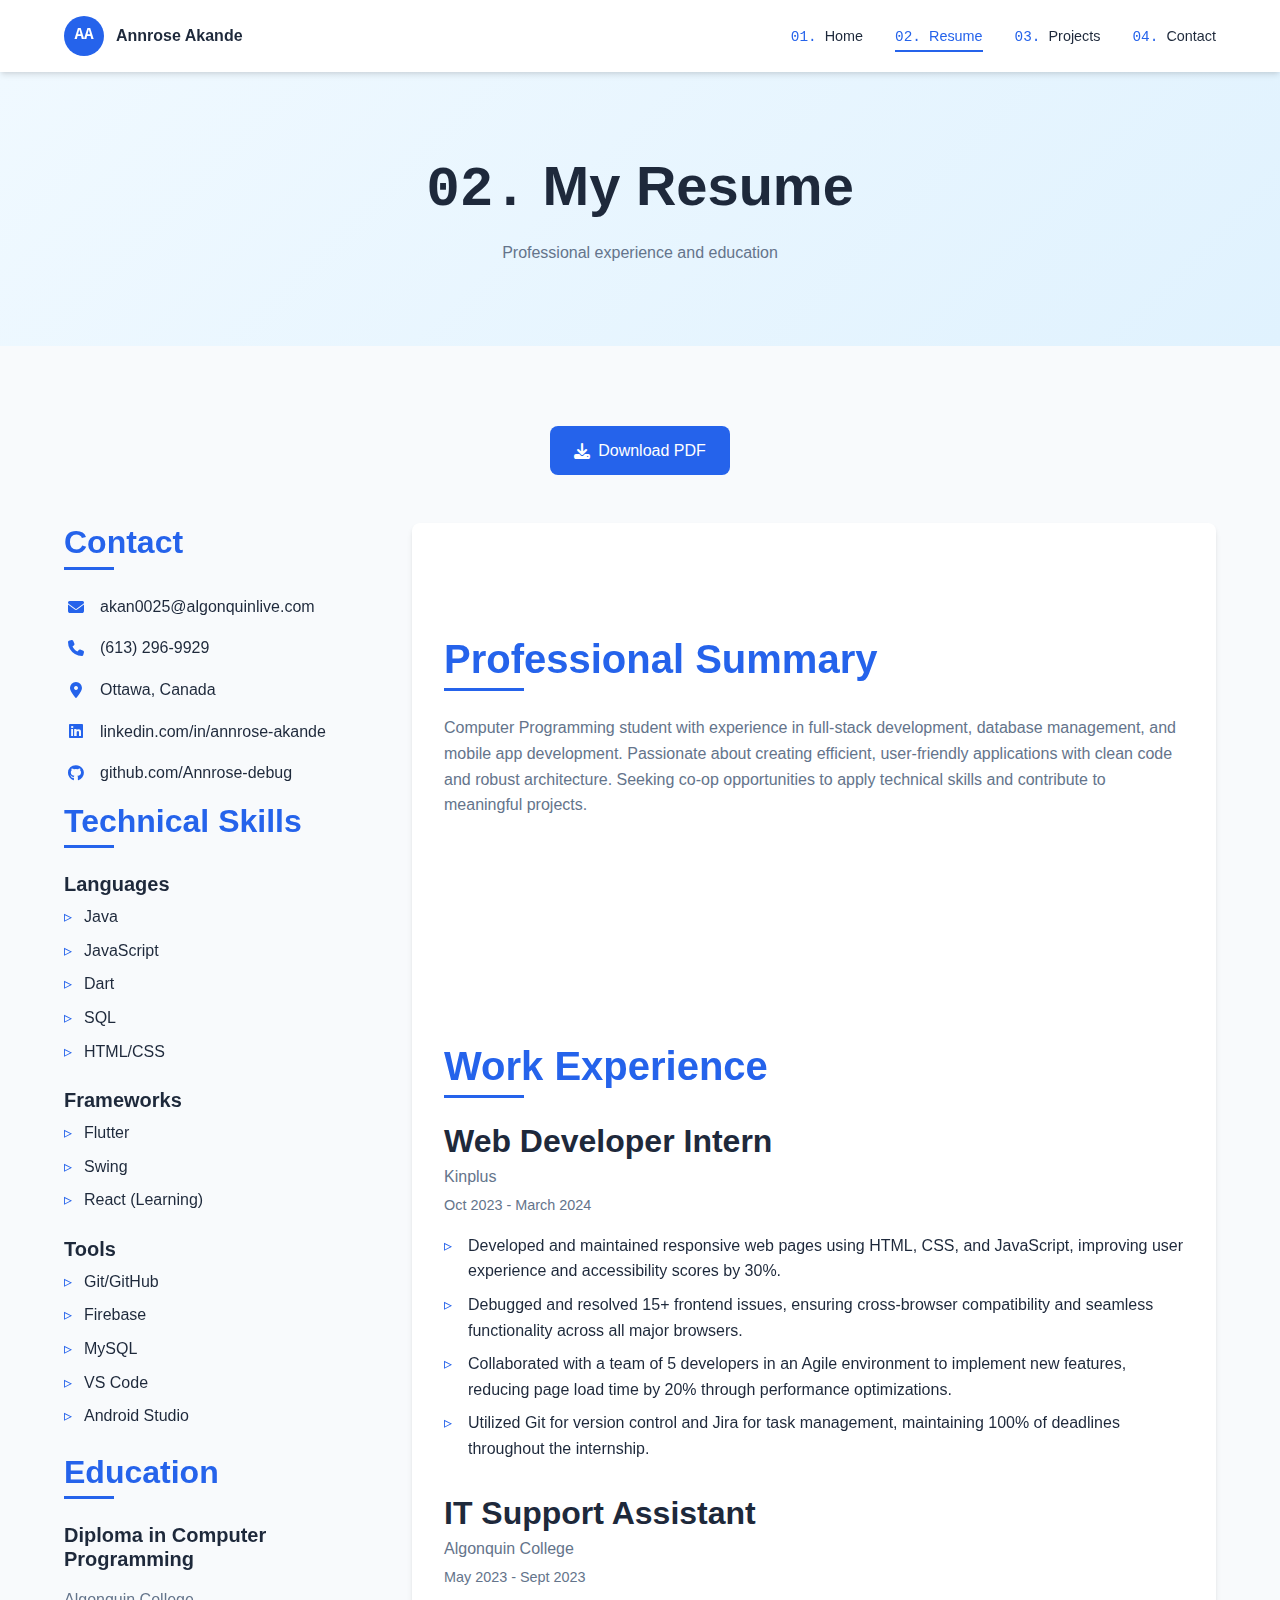
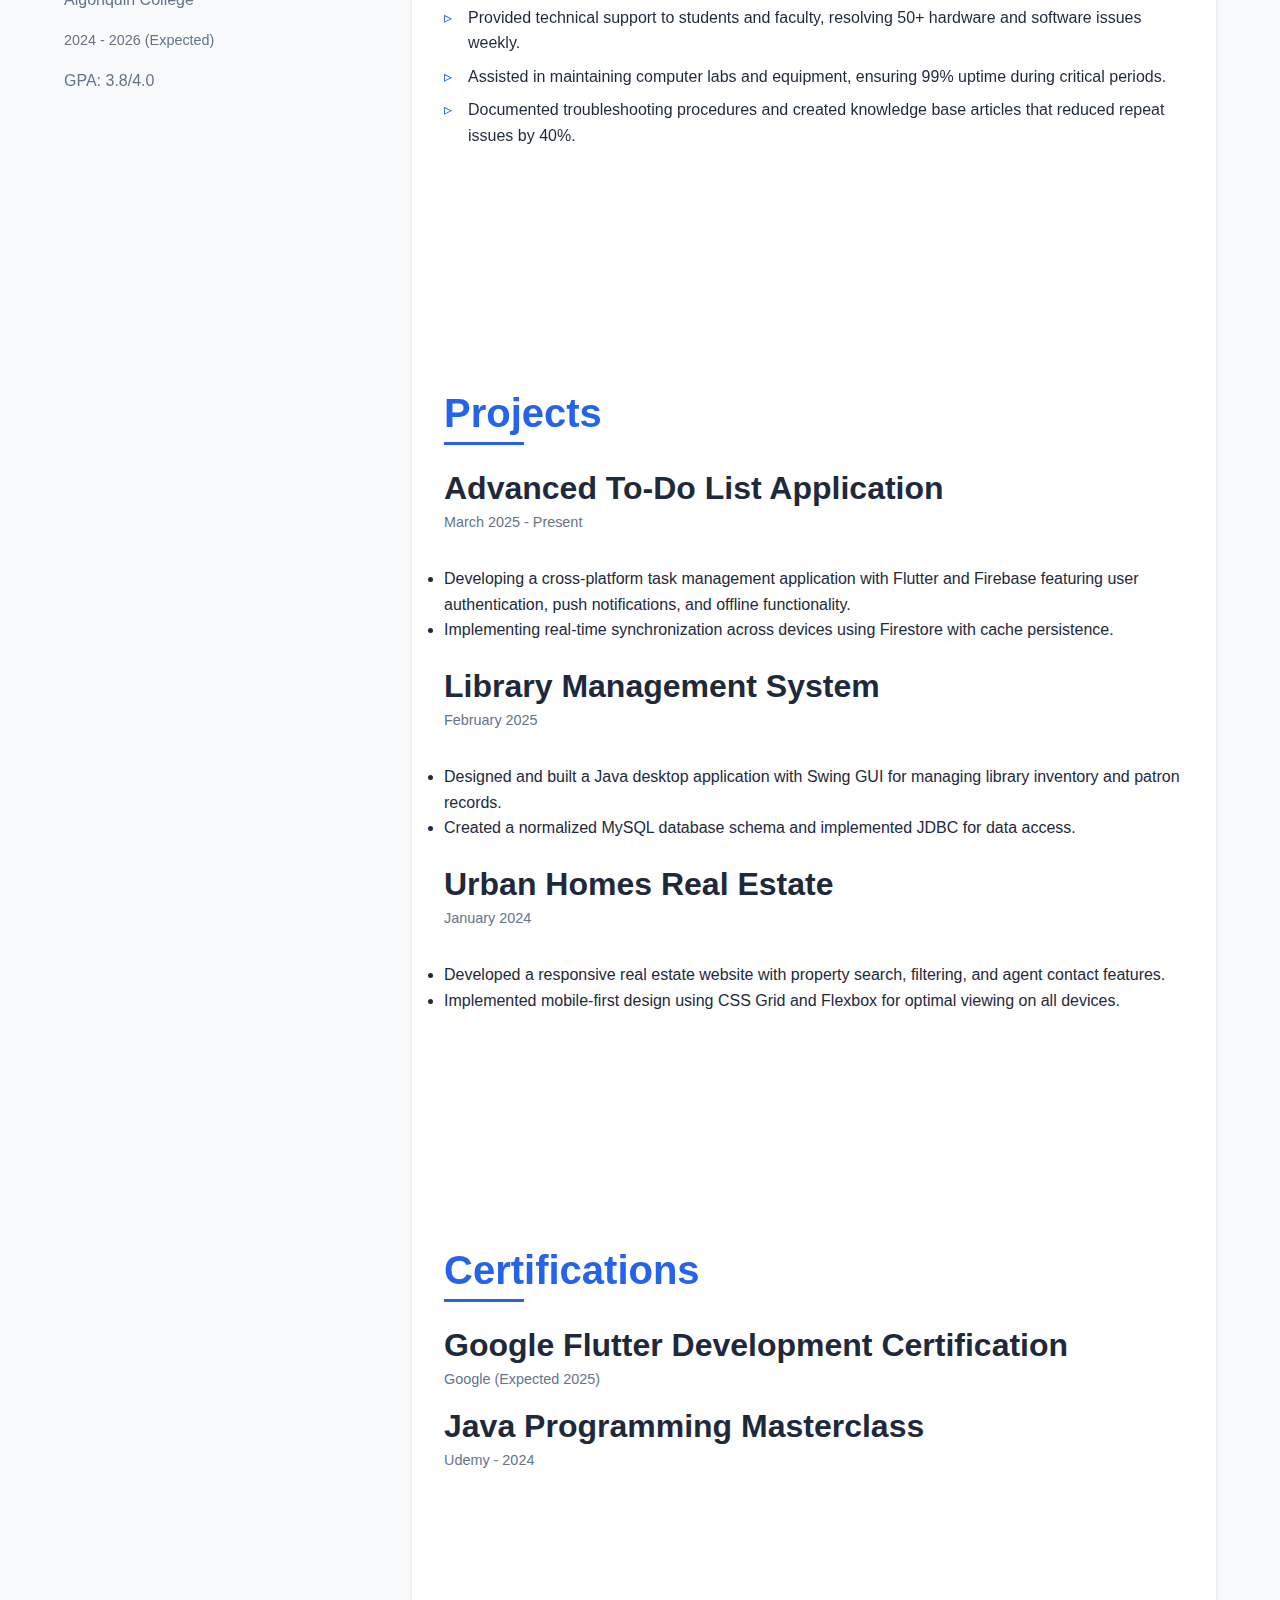
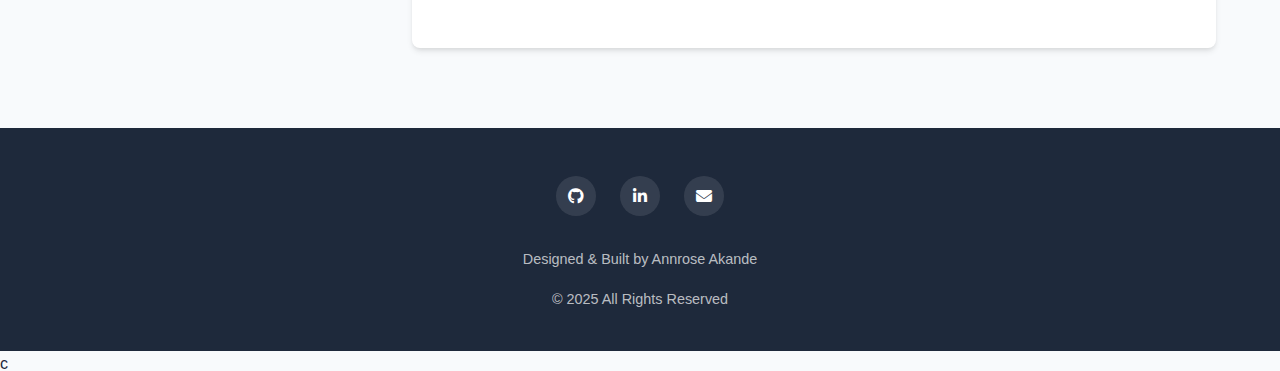
<file: resume.html>
<!DOCTYPE html>
<html lang="en">
<head>
    <meta charset="UTF-8">
    <meta name="viewport" content="width=device-width, initial-scale=1.0">
    <title>Resume | Annrose Akande</title>
    <link rel="stylesheet" href="styles.css">
    <link rel="stylesheet" href="https://cdnjs.cloudflare.com/ajax/libs/font-awesome/6.5.1/css/all.min.css">
</head>
<body>
    <header class="header">
        <div class="container">
            <div class="logo">
                <span class="logo-text">AA</span>
                <span class="name">Annrose Akande</span>
            </div>
            <nav class="nav">
                <ul>
                    <li><a href="index.html"><span>01.</span> Home</a></li>
                    <li><a href="resume.html" class="active"><span>02.</span> Resume</a></li>
                    <li><a href="projects.html"><span>03.</span> Projects</a></li>
                    <li><a href="contacts.html"><span>04.</span> Contact</a></li>
                </ul>
            </nav>
            <button class="mobile-menu-btn">
                <i class="fas fa-bars"></i>
            </button>
        </div>
    </header>

    <main class="resume-main">
        <section class="resume-hero">
            <div class="container">
                <h1><span>02.</span> My Resume</h1>
                <p>Professional experience and education</p>
            </div>
        </section>

        <section class="resume-content">
            <div class="container">
                <div class="resume-download">
                    <a href="Annrose_Akande_Resume.pdf" class="btn btn-primary" download>
                        <i class="fas fa-download"></i> Download PDF
                    </a>
                </div>

                <div class="resume-grid">
                    <div class="resume-sidebar">
                        <div class="resume-contact">
                            <h3>Contact</h3>
                            <ul>
                                <li>
                                    <i class="fas fa-envelope"></i>
                                    <span>akan0025@algonquinlive.com</span>
                                </li>
                                <li>
                                    <i class="fas fa-phone"></i>
                                    <span>(613) 296-9929</span>
                                </li>
                                <li>
                                    <i class="fas fa-map-marker-alt"></i>
                                    <span>Ottawa, Canada</span>
                                </li>
                                <li>
                                    <i class="fab fa-linkedin"></i>
                                    <a href="https://linkedin.com/in/annrose-akande" target="_blank">linkedin.com/in/annrose-akande</a>
                                </li>
                                <li>
                                    <i class="fab fa-github"></i>
                                    <a href="https://github.com/Annrose-debug" target="_blank">github.com/Annrose-debug</a>
                                </li>
                            </ul>
                        </div>

                        <div class="resume-skills">
                            <h3>Technical Skills</h3>
                            <div class="skills-category">
                                <h4>Languages</h4>
                                <ul>
                                    <li>Java</li>
                                    <li>JavaScript</li>
                                    <li>Dart</li>
                                    <li>SQL</li>
                                    <li>HTML/CSS</li>
                                </ul>
                            </div>
                            <div class="skills-category">
                                <h4>Frameworks</h4>
                                <ul>
                                    <li>Flutter</li>
                                    <li>Swing</li>
                                    <li>React (Learning)</li>
                                </ul>
                            </div>
                            <div class="skills-category">
                                <h4>Tools</h4>
                                <ul>
                                    <li>Git/GitHub</li>
                                    <li>Firebase</li>
                                    <li>MySQL</li>
                                    <li>VS Code</li>
                                    <li>Android Studio</li>
                                </ul>
                            </div>
                        </div>

                        <div class="resume-education">
                            <h3>Education</h3>
                            <div class="education-item">
                                <h4>Diploma in Computer Programming</h4>
                                <p>Algonquin College</p>
                                <p class="date">2024 - 2026 (Expected)</p>
                                <p>GPA: 3.8/4.0</p>
                            </div>
                        </div>
                    </div>

                    <div class="resume-main-content">
                        <section class="resume-section">
                            <h2>Professional Summary</h2>
                            <p>
                                Computer Programming student with experience in full-stack development, database management, and mobile app development. Passionate about creating efficient, user-friendly applications with clean code and robust architecture. Seeking co-op opportunities to apply technical skills and contribute to meaningful projects.
                            </p>
                        </section>

                        <section class="resume-section">
                            <h2>Work Experience</h2>
                            <div class="experience-item">
                                <div class="experience-header">
                                    <h3>Web Developer Intern</h3>
                                    <p class="company">Kinplus</p>
                                    <p class="date">Oct 2023 - March 2024</p>
                                </div>
                                <ul class="experience-details">
                                    <li>
                                        Developed and maintained responsive web pages using HTML, CSS, and JavaScript, improving user experience and accessibility scores by 30%.
                                    </li>
                                    <li>
                                        Debugged and resolved 15+ frontend issues, ensuring cross-browser compatibility and seamless functionality across all major browsers.
                                    </li>
                                    <li>
                                        Collaborated with a team of 5 developers in an Agile environment to implement new features, reducing page load time by 20% through performance optimizations.
                                    </li>
                                    <li>
                                        Utilized Git for version control and Jira for task management, maintaining 100% of deadlines throughout the internship.
                                    </li>
                                </ul>
                            </div>

                            <div class="experience-item">
                                <div class="experience-header">
                                    <h3>IT Support Assistant</h3>
                                    <p class="company">Algonquin College</p>
                                    <p class="date">May 2023 - Sept 2023</p>
                                </div>
                                <ul class="experience-details">
                                    <li>
                                        Provided technical support to students and faculty, resolving 50+ hardware and software issues weekly.
                                    </li>
                                    <li>
                                        Assisted in maintaining computer labs and equipment, ensuring 99% uptime during critical periods.
                                    </li>
                                    <li>
                                        Documented troubleshooting procedures and created knowledge base articles that reduced repeat issues by 40%.
                                    </li>
                                </ul>
                            </div>
                        </section>

                        <section class="resume-section">
                            <h2>Projects</h2>
                            <div class="project-item">
                                <div class="project-header">
                                    <h3>Advanced To-Do List Application</h3>
                                    <p class="date">March 2025 - Present</p>
                                </div>
                                <ul>
                                    <li>
                                        Developing a cross-platform task management application with Flutter and Firebase featuring user authentication, push notifications, and offline functionality.
                                    </li>
                                    <li>
                                        Implementing real-time synchronization across devices using Firestore with cache persistence.
                                    </li>
                                </ul>
                            </div>

                            <div class="project-item">
                                <div class="project-header">
                                    <h3>Library Management System</h3>
                                    <p class="date">February 2025</p>
                                </div>
                                <ul>
                                    <li>
                                        Designed and built a Java desktop application with Swing GUI for managing library inventory and patron records.
                                    </li>
                                    <li>
                                        Created a normalized MySQL database schema and implemented JDBC for data access.
                                    </li>
                                </ul>
                            </div>

                            <div class="project-item">
                                <div class="project-header">
                                    <h3>Urban Homes Real Estate</h3>
                                    <p class="date">January 2024</p>
                                </div>
                                <ul>
                                    <li>
                                        Developed a responsive real estate website with property search, filtering, and agent contact features.
                                    </li>
                                    <li>
                                        Implemented mobile-first design using CSS Grid and Flexbox for optimal viewing on all devices.
                                    </li>
                                </ul>
                            </div>
                        </section>

                        <section class="resume-section">
                            <h2>Certifications</h2>
                            <div class="certification-item">
                                <h3>Google Flutter Development Certification</h3>
                                <p class="issuer">Google (Expected 2025)</p>
                            </div>
                            <div class="certification-item">
                                <h3>Java Programming Masterclass</h3>
                                <p class="issuer">Udemy - 2024</p>
                            </div>
                        </section>
                    </div>
                </div>
            </div>
        </section>
    </main>

    <footer class="footer">
        <div class="container">
            <div class="footer-content">
                <div class="footer-links">
                    <ul>
                        <li><a href="https://github.com/Annrose-debug" target="_blank"><i class="fab fa-github"></i></a></li>
                        <li><a href="https://linkedin.com/in/annrose-akande" target="_blank"><i class="fab fa-linkedin-in"></i></a></li>
                        <li><a href="mailto:akan0025@algonquinlive.com"><i class="fas fa-envelope"></i></a></li>
                    </ul>
                </div>
                <div class="footer-info">
                    <p>Designed & Built by Annrose Akande</p>
                    <p>© 2025 All Rights Reserved</p>
                </div>
            </div>
        </div>
    </footer>

    <script src="script.js"></script>
</body>
</html>
c
</file>
<file: styles.css>
/* Base Styles & Variables */
:root {
    --primary: #2563eb;
    --primary-dark: #1d4ed8;
    --secondary: #7c3aed;
    --dark: #1e293b;
    --light: #f8fafc;
    --gray: #64748b;
    --gray-light: #e2e8f0;
    --success: #10b981;
    --warning: #f59e0b;
    --danger: #ef4444;
    --border-radius: 8px;
    --box-shadow: 0 4px 6px -1px rgba(0, 0, 0, 0.1), 0 2px 4px -1px rgba(0, 0, 0, 0.06);
    --transition: all 0.3s ease;
    --max-width: 1200px;
  }
  
  * {
    margin: 0;
    padding: 0;
    box-sizing: border-box;
  }
  
  html {
    scroll-behavior: smooth;
    font-size: 16px;
  }
  
  body {
    font-family: 'Poppins', sans-serif;
    line-height: 1.6;
    color: var(--dark);
    background-color: var(--light);
    overflow-x: hidden;
  }
  
  /* Typography */
  h1, h2, h3, h4, h5, h6 {
    font-weight: 600;
    line-height: 1.2;
    margin-bottom: 1rem;
  }
  
  h1 { font-size: clamp(2rem, 5vw, 3.5rem); }
  h2 { font-size: clamp(1.75rem, 4vw, 2.5rem); }
  h3 { font-size: clamp(1.5rem, 3vw, 2rem); }
  h4 { font-size: 1.25rem; }
  
  p {
    margin-bottom: 1rem;
    color: var(--gray);
  }
  
  a {
    text-decoration: none;
    color: inherit;
    transition: var(--transition);
  }
  
  .highlight {
    color: var(--primary);
  }
  
  /* Layout */
  .container {
    width: 100%;
    max-width: var(--max-width);
    margin: 0 auto;
    padding: 0 1.5rem;
  }
  
  section {
    padding: 5rem 0;
  }
  
  .section-title {
    position: relative;
    margin-bottom: 3rem;
    font-weight: 600;
  }
  
  .section-title span {
    color: var(--primary);
    margin-right: 0.5rem;
    font-family: 'Fira Code', monospace;
    font-size: 1.1rem;
  }
  
  /* Buttons */
  .btn {
    display: inline-flex;
    align-items: center;
    justify-content: center;
    padding: 0.75rem 1.5rem;
    border-radius: var(--border-radius);
    font-weight: 500;
    text-align: center;
    cursor: pointer;
    transition: var(--transition);
    border: none;
    gap: 0.5rem;
  }
  
  .btn-primary {
    background-color: var(--primary);
    color: white;
  }
  
  .btn-primary:hover {
    background-color: var(--primary-dark);
    transform: translateY(-2px);
    box-shadow: 0 10px 15px -3px rgba(0, 0, 0, 0.1);
  }
  
  .btn-outline {
    background-color: transparent;
    color: var(--primary);
    border: 1px solid var(--primary);
  }
  
  .btn-outline:hover {
    background-color: rgba(37, 99, 235, 0.1);
    transform: translateY(-2px);
  }
  
  .btn-small {
    padding: 0.5rem 1rem;
    font-size: 0.9rem;
  }
  
  /* Header */
  .header {
    background-color: white;
    box-shadow: var(--box-shadow);
    position: sticky;
    top: 0;
    z-index: 1000;
    padding: 1rem 0;
  }
  
  .header .container {
    display: flex;
    justify-content: space-between;
    align-items: center;
  }
  
  .logo {
    display: flex;
    align-items: center;
    gap: 0.75rem;
    font-weight: 600;
  }
  
  .logo-text {
    display: inline-flex;
    align-items: center;
    justify-content: center;
    width: 2.5rem;
    height: 2.5rem;
    background-color: var(--primary);
    color: white;
    border-radius: 50%;
    font-weight: 600;
    font-family: 'Fira Code', monospace;
  }
  
  .nav ul {
    display: flex;
    list-style: none;
    gap: 2rem;
  }
  
  .nav a {
    font-weight: 500;
    position: relative;
    padding: 0.5rem 0;
    font-size: 0.9rem;
  }
  
  .nav a span {
    color: var(--primary);
    font-family: 'Fira Code', monospace;
    margin-right: 0.25rem;
  }
  
  .nav a::after {
    content: '';
    position: absolute;
    bottom: 0;
    left: 0;
    width: 0;
    height: 2px;
    background-color: var(--primary);
    transition: var(--transition);
  }
  
  .nav a:hover::after,
  .nav a.active::after {
    width: 100%;
  }
  
  .nav a.active {
    color: var(--primary);
  }
  
  .mobile-menu-btn {
    display: none;
    background: none;
    border: none;
    font-size: 1.5rem;
    color: var(--dark);
    cursor: pointer;
    z-index: 1001;
  }
  
  /* Hero Section */
  .hero {
    padding: 7rem 0;
    background: linear-gradient(135deg, #f0f9ff 0%, #e0f2fe 100%);
  }
  
  .hero .container {
    display: grid;
    grid-template-columns: 1fr 1fr;
    gap: 3rem;
    align-items: center;
  }
  
  .hero-content {
    max-width: 600px;
  }
  
  .greeting {
    color: var(--primary);
    font-family: 'Fira Code', monospace;
    margin-bottom: 1rem;
    font-size: 1.1rem;
  }
  
  .hero-subtitle {
    font-size: clamp(1.5rem, 4vw, 2.5rem);
    font-weight: 600;
    margin-bottom: 1.5rem;
    color: var(--gray);
  }
  
  .hero-text {
    font-size: 1.1rem;
    margin-bottom: 2.5rem;
    line-height: 1.7;
  }
  
  .cta-buttons {
    display: flex;
    gap: 1rem;
  }
  
  .hero-image {
    position: relative;
  }
  
  .image-wrapper {
    position: relative;
    width: 100%;
    max-width: 400px;
    margin-left: auto;
  }
  
  .profile-image {
    width: 100%;
    height: auto;
    border-radius: var(--border-radius);
    position: relative;
    z-index: 2;
  }
  
  .image-border {
    position: absolute;
    top: 1.5rem;
    left: 1.5rem;
    width: 100%;
    height: 100%;
    border: 2px solid var(--primary);
    border-radius: var(--border-radius);
    z-index: 1;
    transition: var(--transition);
  }
  
  .hero-image:hover .image-border {
    top: 1rem;
    left: 1rem;
  }
  
  /* About Section */
  .about-content {
    display: grid;
    grid-template-columns: 3fr 2fr;
    gap: 3rem;
    align-items: center;
  }
  
  .about-text p {
    margin-bottom: 1.5rem;
    line-height: 1.7;
  }
  
  .skills-list {
    display: grid;
    grid-template-columns: repeat(2, 1fr);
    gap: 0.5rem;
    margin-top: 1.5rem;
  }
  
  .skills-list li {
    display: flex;
    align-items: center;
    gap: 0.5rem;
    font-family: 'Fira Code', monospace;
    font-size: 0.9rem;
    color: var(--dark);
  }
  
  .skills-list i {
    color: var(--primary);
    font-size: 0.8rem;
  }
  
  .about-image {
    position: relative;
  }
  
  .image-frame {
    border-radius: var(--border-radius);
    overflow: hidden;
    box-shadow: var(--box-shadow);
  }
  
  .image-frame img {
    width: 100%;
    height: auto;
    display: block;
    transition: var(--transition);
  }
  
  .about-image:hover img {
    transform: scale(1.05);
  }
  
  /* Projects Section */
  .projects-grid {
    display: grid;
    grid-template-columns: repeat(auto-fit, minmax(300px, 1fr));
    gap: 2rem;
    margin-top: 2rem;
  }
  
  .project-card {
    background-color: white;
    border-radius: var(--border-radius);
    overflow: hidden;
    box-shadow: var(--box-shadow);
    transition: var(--transition);
  }
  
  .project-card:hover {
    transform: translateY(-5px);
    box-shadow: 0 10px 15px -3px rgba(0, 0, 0, 0.1);
  }
  
  .project-image {
    height: 200px;
    overflow: hidden;
  }
  
  .project-image img {
    width: 100%;
    height: 100%;
    object-fit: cover;
    transition: var(--transition);
  }
  
  .project-card:hover .project-image img {
    transform: scale(1.05);
  }
  
  .project-info {
    padding: 1.5rem;
  }
  
  .project-info h3 {
    margin-bottom: 0.5rem;
  }
  
  .project-description {
    margin-bottom: 1rem;
    color: var(--gray);
    font-size: 0.9rem;
  }
  
  .project-tech {
    display: flex;
    flex-wrap: wrap;
    gap: 0.5rem;
    margin: 1rem 0;
  }
  
  .project-tech span {
    background-color: #e0e7ff;
    color: var(--primary);
    padding: 0.25rem 0.75rem;
    border-radius: 20px;
    font-size: 0.8rem;
    font-weight: 500;
  }
  
  .project-links {
    display: flex;
    gap: 0.5rem;
  }
  
  .project-link {
    width: 2.5rem;
    height: 2.5rem;
    border-radius: 50%;
    background-color: var(--gray-light);
    display: flex;
    align-items: center;
    justify-content: center;
    transition: var(--transition);
  }
  
  .project-link:hover {
    background-color: var(--primary);
    color: white;
  }
  
  .view-all {
    text-align: center;
    margin-top: 3rem;
  }
  
  /* Project Details Page */
  .projects-hero {
    text-align: center;
    padding: 5rem 0;
    background: linear-gradient(135deg, #f0f9ff 0%, #e0f2fe 100%);
  }
  
  .projects-hero h1 {
    margin-bottom: 1rem;
  }
  
  .projects-hero h1 span {
    font-family: 'Fira Code', monospace;
  }
  
  .projects-hero p {
    max-width: 700px;
    margin: 0 auto;
  }
  
  .project-detail {
    margin-bottom: 5rem;
  }
  
  .project-header {
    margin-bottom: 2rem;
  }
  
  .project-meta {
    display: flex;
    gap: 1rem;
    margin-top: 0.5rem;
    font-size: 0.9rem;
  }
  
  .project-meta .date {
    color: var(--gray);
  }
  
  .project-meta .status {
    padding: 0.25rem 0.75rem;
    border-radius: 20px;
    font-size: 0.8rem;
    font-weight: 500;
  }
  
  .status.completed {
    background-color: #dcfce7;
    color: #166534;
  }
  
  .status.in-progress {
    background-color: #fef9c3;
    color: #854d0e;
  }
  
  .status.planned {
    background-color: #e0e7ff;
    color: #3730a3;
  }
  
  .project-content {
    display: grid;
    grid-template-columns: 1fr 1fr;
    gap: 3rem;
  }
  
  .project-media {
    position: relative;
    border-radius: var(--border-radius);
    overflow: hidden;
  }
  
  .project-slider {
    position: relative;
  }
  
  .slider-container {
    display: flex;
    overflow: hidden;
    border-radius: var(--border-radius);
  }
  
  .slider-container img {
    width: 100%;
    height: auto;
    flex: 0 0 100%;
    transition: transform 0.5s ease;
  }
  
  .slider-controls {
    position: absolute;
    bottom: 1rem;
    left: 0;
    right: 0;
    display: flex;
    justify-content: space-between;
    align-items: center;
    padding: 0 1rem;
  }
  
  .slider-prev,
  .slider-next {
    background-color: rgba(255, 255, 255, 0.8);
    border: none;
    width: 2.5rem;
    height: 2.5rem;
    border-radius: 50%;
    display: flex;
    align-items: center;
    justify-content: center;
    cursor: pointer;
    transition: var(--transition);
  }
  
  .slider-prev:hover,
  .slider-next:hover {
    background-color: white;
  }
  
  .slider-dots {
    display: flex;
    gap: 0.5rem;
  }
  
  .slider-dot {
    width: 0.5rem;
    height: 0.5rem;
    border-radius: 50%;
    background-color: rgba(255, 255, 255, 0.5);
    cursor: pointer;
    transition: var(--transition);
  }
  
  .slider-dot.active {
    background-color: white;
    transform: scale(1.2);
  }
  
  .project-links {
    display: flex;
    gap: 1rem;
    margin-top: 1rem;
  }
  
  .project-info h3 {
    margin-top: 1.5rem;
    color: var(--primary);
  }
  
  .project-tech {
    margin: 1.5rem 0;
  }
  
  .tech-tags {
    display: flex;
    flex-wrap: wrap;
    gap: 0.5rem;
  }
  
  .tech-tags span {
    background-color: #e0e7ff;
    color: var(--primary);
    padding: 0.5rem 1rem;
    border-radius: 20px;
    font-size: 0.9rem;
    font-weight: 500;
  }
  
  .project-challenges {
    background-color: #f8fafc;
    padding: 1.5rem;
    border-radius: var(--border-radius);
    margin-top: 2rem;
  }
  
  .project-challenges h3 {
    margin-bottom: 1rem;
  }
  
  /* Resume Page */
  .resume-hero {
    text-align: center;
    padding: 5rem 0;
    background: linear-gradient(135deg, #f0f9ff 0%, #e0f2fe 100%);
  }
  
  .resume-hero h1 {
    margin-bottom: 1rem;
  }
  
  .resume-hero h1 span {
    font-family: 'Fira Code', monospace;
  }
  
  .resume-hero p {
    max-width: 700px;
    margin: 0 auto;
  }
  
  .resume-download {
    text-align: center;
    margin-bottom: 3rem;
  }
  
  .resume-grid {
    display: grid;
    grid-template-columns: 300px 1fr;
    gap: 3rem;
  }
  
  .resume-sidebar {
    position: sticky;
    top: 6rem;
    align-self: start;
  }
  
  .resume-contact h3,
  .resume-skills h3,
  .resume-education h3 {
    color: var(--primary);
    margin-bottom: 1.5rem;
    position: relative;
    padding-bottom: 0.5rem;
  }
  
  .resume-contact h3::after,
  .resume-skills h3::after,
  .resume-education h3::after {
    content: '';
    position: absolute;
    bottom: 0;
    left: 0;
    width: 50px;
    height: 3px;
    background-color: var(--primary);
  }
  
  .resume-contact ul {
    list-style: none;
  }
  
  .resume-contact li {
    margin-bottom: 1rem;
    display: flex;
    align-items: center;
    gap: 0.75rem;
  }
  
  .resume-contact i {
    color: var(--primary);
    width: 1.5rem;
    text-align: center;
  }
  
  .resume-skills ul {
    list-style: none;
  }
  
  .skills-category {
    margin-bottom: 1.5rem;
  }
  
  .skills-category h4 {
    margin-bottom: 0.5rem;
    color: var(--dark);
  }
  
  .skills-category li {
    margin-bottom: 0.5rem;
    position: relative;
    padding-left: 1.25rem;
  }
  
  .skills-category li::before {
    content: '▹';
    position: absolute;
    left: 0;
    color: var(--primary);
  }
  
  .resume-education-item {
    margin-bottom: 1.5rem;
  }
  
  .resume-education-item h4 {
    margin-bottom: 0.25rem;
  }
  
  .resume-education-item p {
    margin-bottom: 0.25rem;
    font-size: 0.9rem;
  }
  
  .resume-education-item .date {
    color: var(--gray);
    font-size: 0.85rem;
  }
  
  .resume-main-content {
    background-color: white;
    padding: 2rem;
    border-radius: var(--border-radius);
    box-shadow: var(--box-shadow);
  }
  
  .resume-section {
    margin-bottom: 3rem;
  }
  
  .resume-section h2 {
    color: var(--primary);
    position: relative;
    padding-bottom: 0.5rem;
    margin-bottom: 1.5rem;
  }
  
  .resume-section h2::after {
    content: '';
    position: absolute;
    bottom: 0;
    left: 0;
    width: 80px;
    height: 3px;
    background-color: var(--primary);
  }
  
  .experience-item {
    margin-bottom: 2rem;
  }
  
  .experience-header {
    margin-bottom: 1rem;
  }
  
  .experience-header h3 {
    margin-bottom: 0.25rem;
  }
  
  .company {
    font-weight: 500;
    margin-bottom: 0.25rem;
  }
  
  .date {
    color: var(--gray);
    font-size: 0.9rem;
  }
  
  .experience-details {
    list-style: none;
  }
  
  .experience-details li {
    position: relative;
    padding-left: 1.5rem;
    margin-bottom: 0.5rem;
    line-height: 1.6;
  }
  
  .experience-details li::before {
    content: '▹';
    position: absolute;
    left: 0;
    color: var(--primary);
  }
  
  .project-item {
    margin-bottom: 1.5rem;
  }
  
  .project-header h3 {
    margin-bottom: 0.25rem;
  }
  
  .certification-item {
    margin-bottom: 1rem;
  }
  
  .certification-item h3 {
    margin-bottom: 0.25rem;
  }
  
  .issuer {
    color: var(--gray);
    font-size: 0.9rem;
  }
  
  /* Contact Page */
  .contact-hero {
    text-align: center;
    padding: 5rem 0;
    background: linear-gradient(135deg, #f0f9ff 0%, #e0f2fe 100%);
  }
  
  .contact-hero h1 {
    margin-bottom: 1rem;
  }
  
  .contact-hero h1 span {
    font-family: 'Fira Code', monospace;
  }
  
  .contact-hero p {
    max-width: 700px;
    margin: 0 auto;
  }
  
  .contact-content {
    display: grid;
    grid-template-columns: 1fr 1fr;
    gap: 3rem;
    margin-top: 3rem;
  }
  
  .contact-info {
    background-color: white;
    padding: 2rem;
    border-radius: var(--border-radius);
    box-shadow: var(--box-shadow);
  }
  
  .contact-info h2 {
    color: var(--primary);
    position: relative;
    padding-bottom: 0.5rem;
    margin-bottom: 1.5rem;
  }
  
  .contact-info h2::after {
    content: '';
    position: absolute;
    bottom: 0;
    left: 0;
    width: 50px;
    height: 3px;
    background-color: var(--primary);
  }
  
  .contact-details ul {
    list-style: none;
  }
  
  .contact-details li {
    margin-bottom: 1.5rem;
    display: flex;
    align-items: center;
    gap: 1rem;
  }
  
  .contact-details i {
    width: 3rem;
    height: 3rem;
    background-color: #e0e7ff;
    color: var(--primary);
    border-radius: 50%;
    display: inline-flex;
    align-items: center;
    justify-content: center;
    font-size: 1.25rem;
    flex-shrink: 0;
  }
  
  .contact-form {
    background-color: white;
    padding: 2rem;
    border-radius: var(--border-radius);
    box-shadow: var(--box-shadow);
  }
  
  .contact-form h2 {
    color: var(--primary);
    position: relative;
    padding-bottom: 0.5rem;
    margin-bottom: 1.5rem;
  }
  
  .contact-form h2::after {
    content: '';
    position: absolute;
    bottom: 0;
    left: 0;
    width: 50px;
    height: 3px;
    background-color: var(--primary);
  }
  
  .form-group {
    margin-bottom: 1.5rem;
  }
  
  .form-group label {
    display: block;
    margin-bottom: 0.5rem;
    font-weight: 500;
  }
  
  .form-control {
    width: 100%;
    padding: 0.75rem 1rem;
    border: 1px solid var(--gray-light);
    border-radius: var(--border-radius);
    font-family: inherit;
    font-size: 1rem;
    transition: var(--transition);
  }
  
  .form-control:focus {
    outline: none;
    border-color: var(--primary);
    box-shadow: 0 0 0 3px rgba(37, 99, 235, 0.1);
  }
  
  textarea.form-control {
    min-height: 150px;
    resize: vertical;
  }
  
  /* Footer */
  .footer {
    background-color: var(--dark);
    color: white;
    padding: 3rem 0 1.5rem;
  }
  
  .footer-content {
    display: flex;
    flex-direction: column;
    align-items: center;
    gap: 2rem;
  }
  
  .footer-links ul {
    display: flex;
    list-style: none;
    gap: 1.5rem;
  }
  
  .footer-links a {
    display: flex;
    align-items: center;
    justify-content: center;
    width: 2.5rem;
    height: 2.5rem;
    border-radius: 50%;
    background-color: rgba(255, 255, 255, 0.1);
    transition: var(--transition);
  }
  
  .footer-links a:hover {
    background-color: var(--primary);
    transform: translateY(-3px);
  }
  
  .footer-info {
    text-align: center;
  }
  
  .footer-info p {
    color: rgba(255, 255, 255, 0.7);
    font-size: 0.9rem;
  }
  
  /* Responsive Design */
  @media (max-width: 992px) {
    .hero .container,
    .about-content,
    .project-content,
    .contact-content {
      grid-template-columns: 1fr;
    }
  
    .hero-image {
      order: -1;
      margin: 0 auto 2rem;
    }
  
    .resume-grid {
      grid-template-columns: 1fr;
    }
  
    .resume-sidebar {
      position: static;
    }
  }
  
  @media (max-width: 768px) {
    .nav {
      position: fixed;
      top: 0;
      right: -100%;
      width: 70%;
      height: 100vh;
      background-color: white;
      box-shadow: -5px 0 15px rgba(0, 0, 0, 0.1);
      transition: var(--transition);
      z-index: 1000;
      padding: 5rem 2rem;
    }
  
    .nav.active {
      right: 0;
    }
  
    .nav ul {
      flex-direction: column;
      gap: 1.5rem;
    }
  
    .mobile-menu-btn {
      display: block;
    }
  
    section {
      padding: 3rem 0;
    }
  
    .projects-grid {
      grid-template-columns: 1fr;
    }
  }
  
  @media (max-width: 576px) {
    .cta-buttons {
      flex-direction: column;
    }
  
    .btn {
      width: 100%;
    }
  }
</file>
